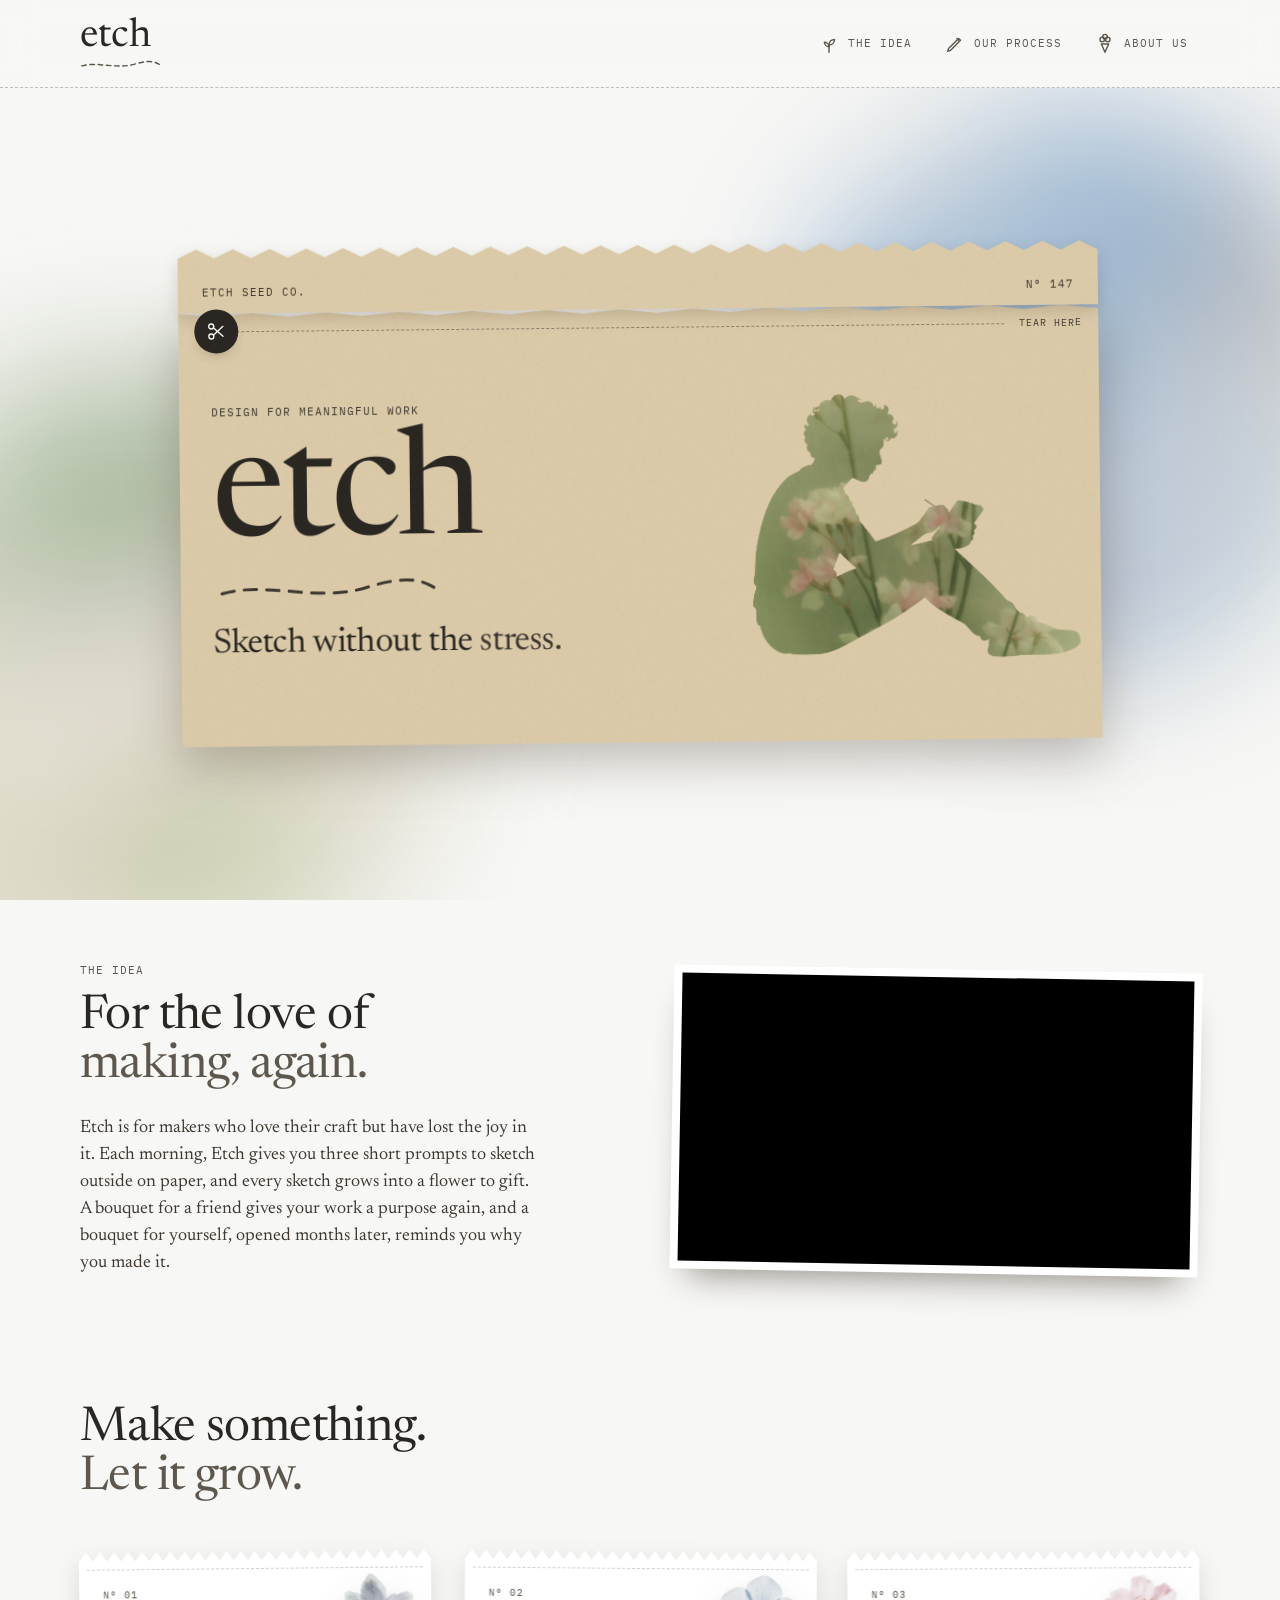
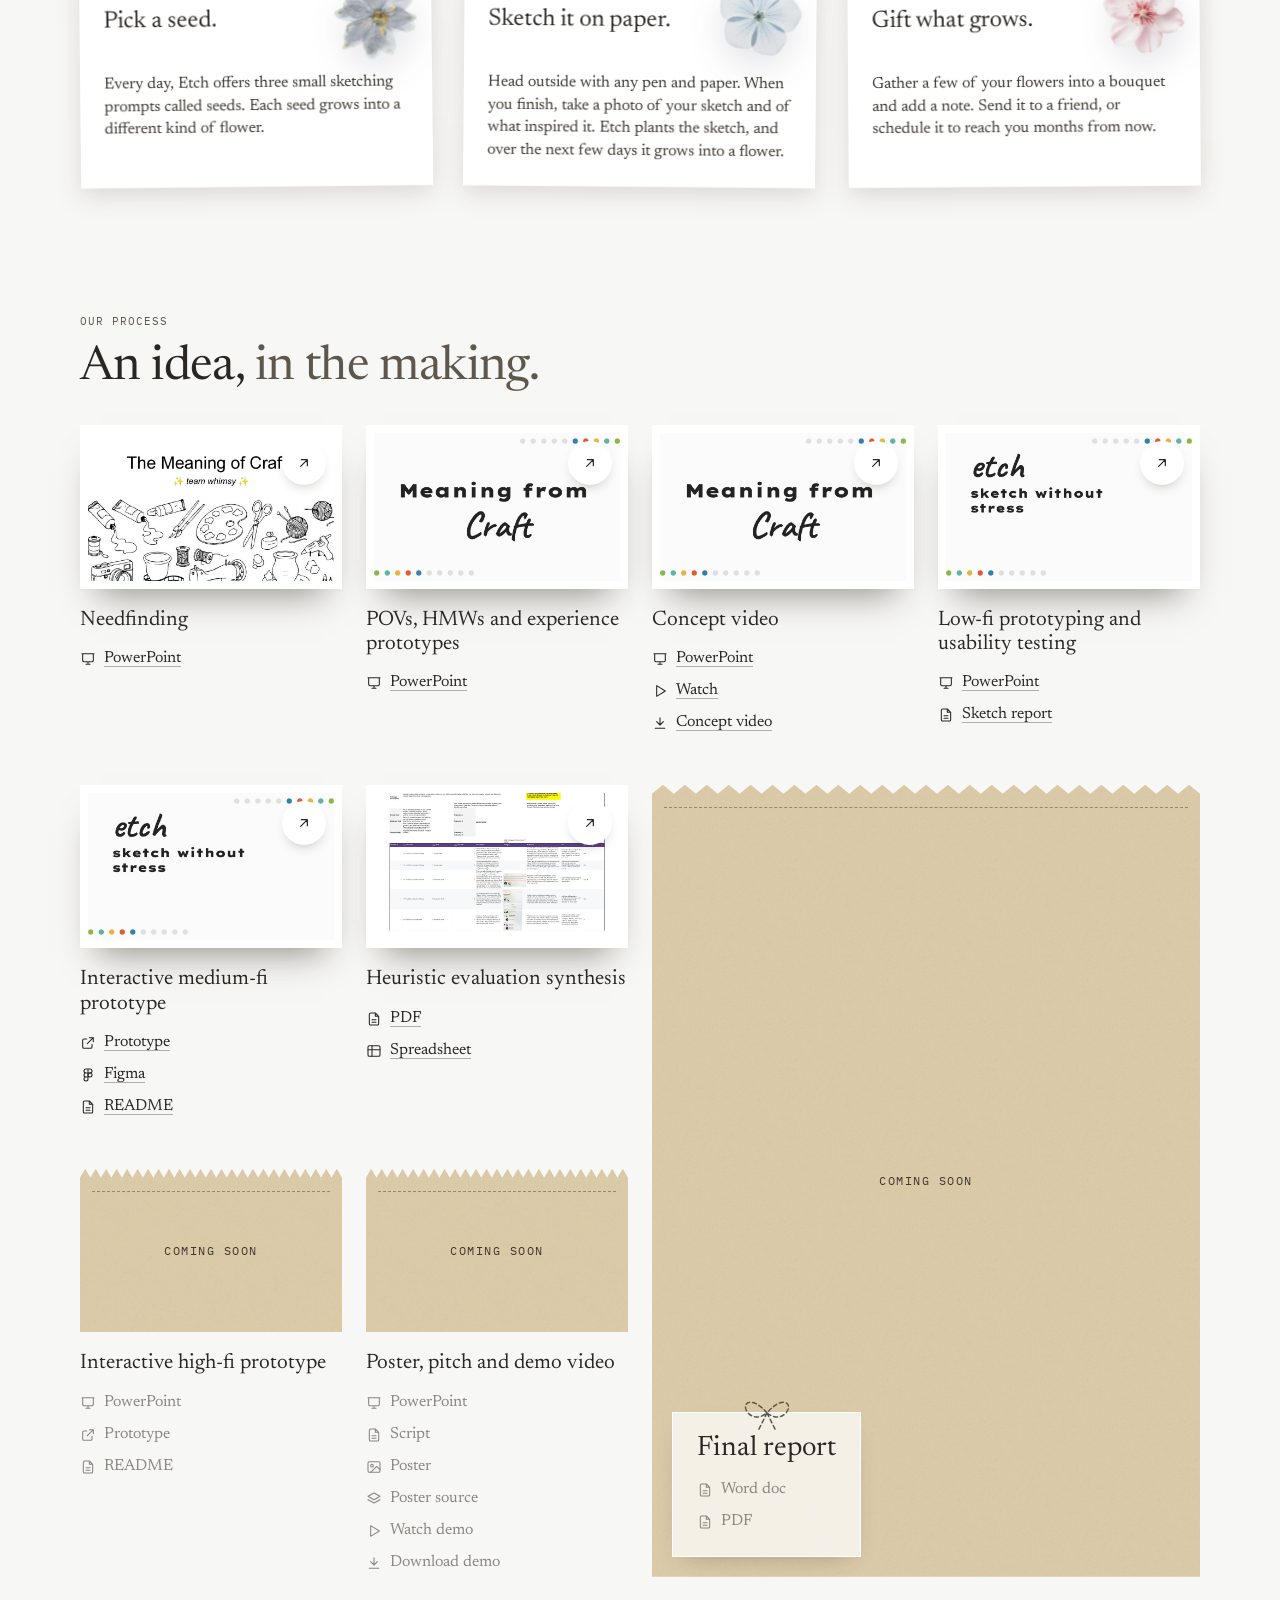
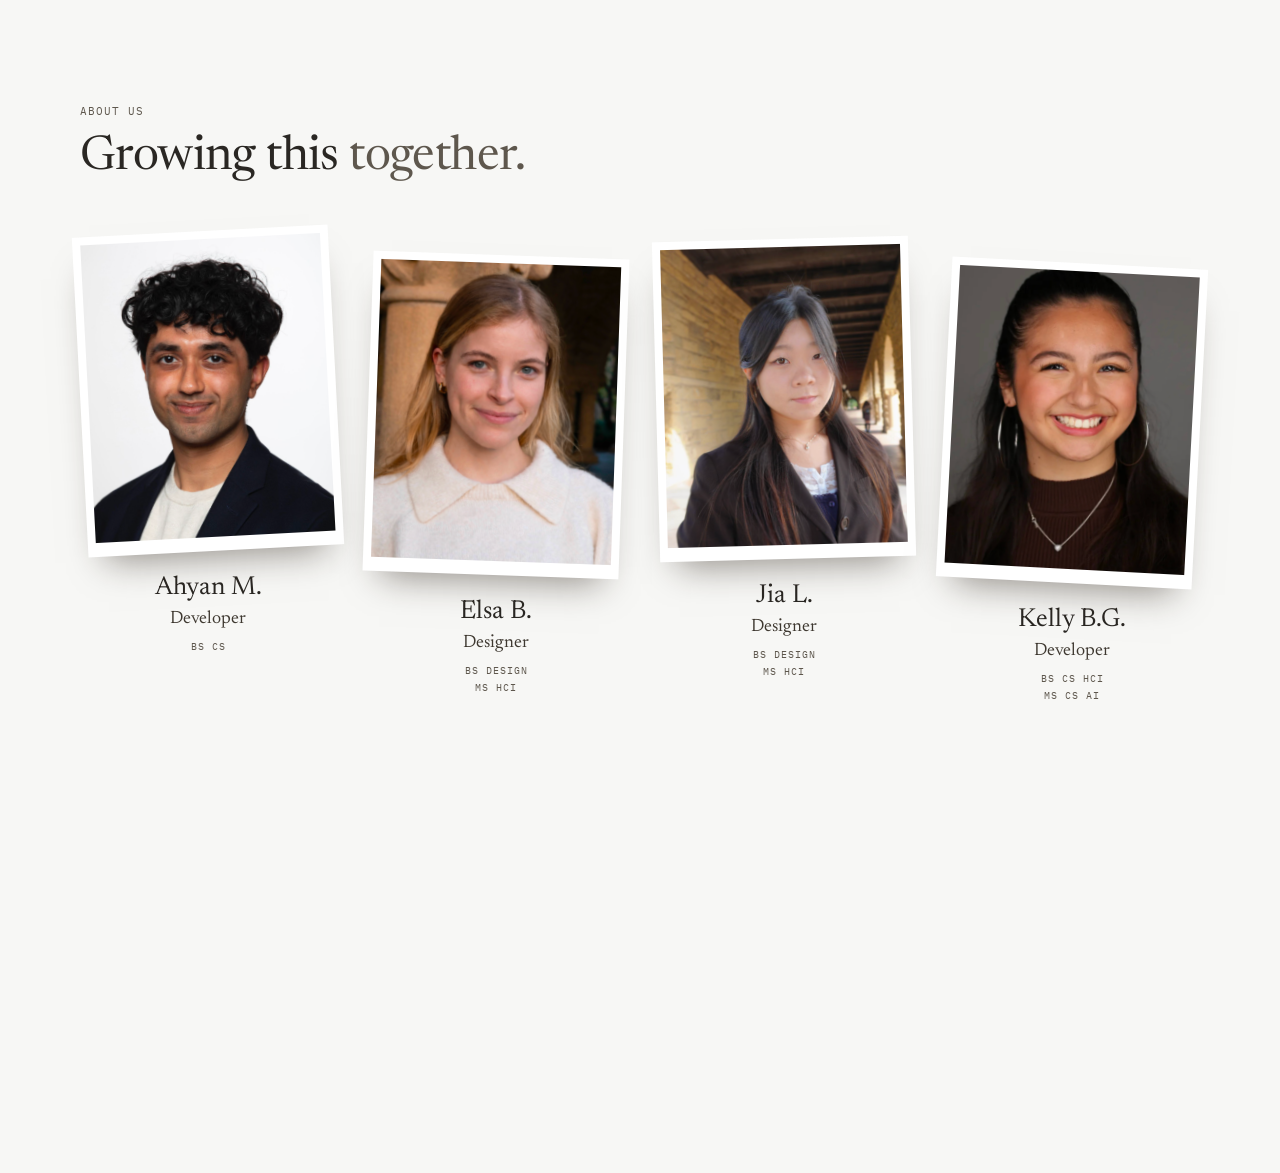
<file: index.html>
<!doctype html>
<html lang="en">
<head>
  <meta charset="utf-8">
  <meta name="viewport" content="width=device-width, initial-scale=1">
  <meta name="theme-color" content="#f7f7f5">
  <meta name="color-scheme" content="light">
  <meta name="description" content="Etch gives you three small sketching prompts every morning. Your sketches grow into flowers, and you give them as bouquets to a friend or to your future self.">
  <title>Etch · CS 147</title>
  <link rel="preconnect" href="https://fonts.googleapis.com">
  <link rel="preconnect" href="https://fonts.gstatic.com" crossorigin>
  <link rel="stylesheet" href="https://fonts.googleapis.com/css2?family=Newsreader:opsz,wght@6..72,400;6..72,500&family=IBM+Plex+Mono:wght@400&display=swap">
  <link rel="stylesheet" href="styles.css?v=hifi-8">
  <script src="script.js?v=hifi-8" defer></script>
</head>
<body>
  <a class="skip-link" href="#idea">Skip to content</a>
  <header class="site-header">
    <a class="brand" href="#home" aria-label="Etch, home">etch<svg aria-hidden="true" viewBox="0 0 92 12"><path d="M2 7 C 20 2, 40 11, 60 5 S 84 4, 90 7"/></svg></a>
    <nav class="tabs" aria-label="Main navigation">
      <a href="#idea"><svg aria-hidden="true" viewBox="0 0 24 24"><path d="M12 21v-8"/><path d="M12 13c0-4 3-6 6-6 0 4-3 6-6 6z"/><path d="M12 15c0-3-2.5-5-5-5 0 3 2.5 5 5 5z"/></svg>The idea</a>
      <a href="#project"><svg aria-hidden="true" viewBox="0 0 24 24"><path d="M4 20l3-1 11-11-2-2L5 17z"/><path d="M14 6l2 2"/></svg>Our process</a>
      <a href="#team"><svg aria-hidden="true" viewBox="0 0 24 24"><circle cx="9" cy="7" r="2.5"/><circle cx="15" cy="7" r="2.5"/><circle cx="12" cy="4" r="2.5"/><path d="M8 12l4 9 4-9z"/></svg>About us</a>
    </nav>
  </header>
  <main>
    <div class="glow" aria-hidden="true"><img src="assets/glow-warm.webp" alt=""><img src="assets/glow-cool.webp" alt=""></div>
    <section id="home" class="hero" aria-labelledby="hero-title">
      <div class="packet">
        <div class="packet-strip"><span class="eyebrow">Etch Seed Co.</span><span class="eyebrow">Nº 147</span></div>
        <div class="packet-tear"><button class="scissors" type="button" aria-label="Cut the seed packet open"><svg aria-hidden="true" viewBox="0 0 24 24"><circle cx="6" cy="6" r="3"/><circle cx="6" cy="18" r="3"/><path d="M8.5 7.5L20 18M8.5 16.5L20 6"/></svg></button><span class="packet-tear-label" aria-hidden="true">Tear here</span></div>
        <div class="packet-body">
          <div class="packet-main">
            <div class="packet-copy">
              <span class="eyebrow">Design for Meaningful Work</span>
              <h1 id="hero-title">etch<svg class="squiggle" aria-hidden="true" viewBox="0 0 92 12"><path d="M2 7 C 20 2, 40 11, 60 5 S 84 4, 90 7"/></svg><span class="hero-subtitle">Sketch without the <em>stress.</em></span></h1>
            </div>
            <div class="packet-art" role="img" aria-label="A person sketching, cut from a photo of the garden pond"></div>
          </div>
        </div>
      </div>
    </section>
    <section class="idea section-wrap" id="idea" aria-labelledby="idea-title">
      <div class="idea-grid">
        <div>
          <span class="eyebrow">The idea</span>
          <h2 id="idea-title">For the love of<br><em>making, again.</em></h2>
          <p>Etch is for makers who love their craft but have lost the joy in it. Each morning, Etch gives you three short prompts to sketch outside on paper, and every sketch grows into a flower to gift. A bouquet for a friend gives your work a purpose again, and a bouquet for yourself, opened months later, reminds you why you made it.</p>
        </div>
        <div class="idea-video-wrap">
          <iframe class="idea-video" src="https://www.youtube.com/embed/fZAmPD2v1Gg?rel=0" title="Etch concept video" loading="lazy" allow="encrypted-media; picture-in-picture; web-share" referrerpolicy="strict-origin-when-cross-origin" allowfullscreen></iframe>
        </div>
      </div>
    </section>
    <section class="concept section-wrap" aria-labelledby="concept-title">
      <div class="concept-heading"><h2 id="concept-title">Make something.<br><em>Let it grow.</em></h2></div>
      <div class="steps">
        <article><span class="seed-no">Nº 01</span><h3>Pick a seed.</h3><p>Every day, Etch offers three small sketching prompts called seeds. Each seed grows into a different kind of flower.</p><img class="seed-flower" src="assets/flowers/larkspur.webp" alt="" width="320" height="334"></article>
        <article><span class="seed-no">Nº 02</span><h3>Sketch it on paper.</h3><p>Head outside with any pen and paper. When you finish, take a photo of your sketch and of what inspired it. Etch plants the sketch, and over the next few days it grows into a flower.</p><img class="seed-flower" src="assets/flowers/geranium.webp" alt="" width="320" height="310"></article>
        <article><span class="seed-no">Nº 03</span><h3>Gift what grows.</h3><p>Gather a few of your flowers into a bouquet and add a note. Send it to a friend, or schedule it to reach you months from now.</p><img class="seed-flower" src="assets/flowers/cherry.webp" alt="" width="320" height="324"></article>
      </div>
    </section>
    <section class="project section-wrap" id="project" aria-labelledby="project-title"><div class="project-heading"><span class="eyebrow">Our process</span><h2 id="project-title">An idea, <em>in the making.</em></h2></div><div class="work" id="work-grid"></div></section>
    <section class="team section-wrap" id="team" aria-labelledby="team-title"><div class="team-heading"><span class="eyebrow">About us</span><h2 id="team-title">Growing this <em>together.</em></h2></div><div class="team-grid" id="team-grid"></div></section>
  </main>
  <dialog class="video-dialog" id="video-dialog" aria-label="Video">
    <form method="dialog"><button class="video-close" aria-label="Close"><svg aria-hidden="true" viewBox="0 0 24 24"><path d="M6 6l12 12M18 6L6 18"/></svg></button></form>
    <div class="video-frame"><iframe title="Video" allow="autoplay; fullscreen; picture-in-picture" referrerpolicy="strict-origin-when-cross-origin" allowfullscreen></iframe></div>
  </dialog>
  <footer class="packet-footer" aria-label="Pressed flowers on kraft paper">
    <span class="eyebrow">Etch Seed Co.</span>
    <div class="packet-flowers" aria-hidden="true">
      <img src="assets/flowers/sprig.webp" alt="" width="320" height="455" loading="lazy">
      <img src="assets/flowers/larkspur.webp" alt="" width="320" height="334" loading="lazy">
      <img src="assets/flowers/orchid.webp" alt="" width="320" height="259" loading="lazy">
      <img src="assets/flowers/geranium.webp" alt="" width="320" height="310" loading="lazy">
      <img src="assets/flowers/cherry.webp" alt="" width="320" height="324" loading="lazy">
      <img src="assets/flowers/lotus.webp" alt="" width="253" height="232" loading="lazy">
    </div>
  </footer>

</body>
</html>
</file>
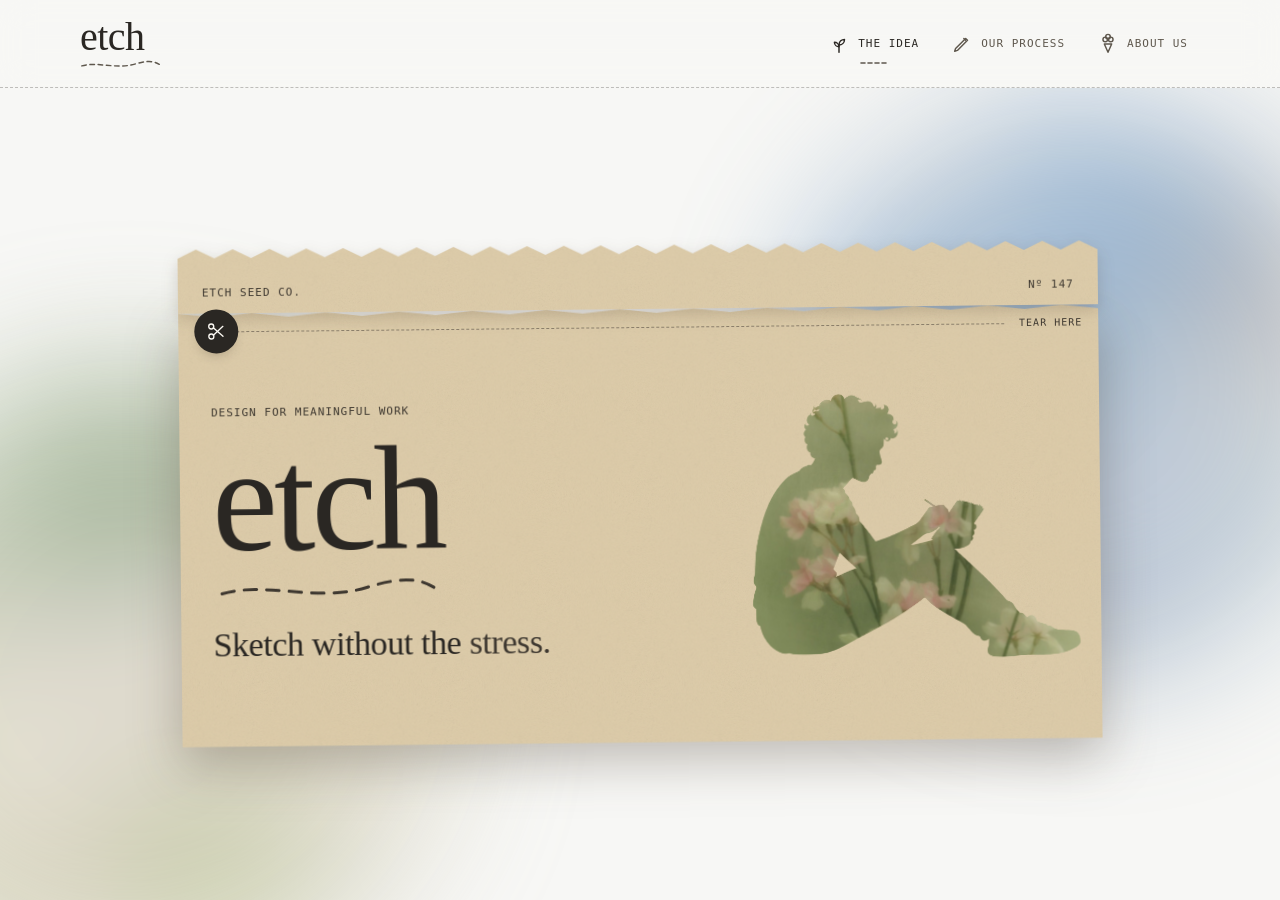
<file: stanford/index.html>
<!doctype html>
<html lang="en">
<head>
  <meta charset="utf-8">
  <meta name="viewport" content="width=device-width, initial-scale=1">
  <meta name="theme-color" content="#f4f4f2">
  <title>Etch · CS 147</title>
  <style>html,body{margin:0;height:100%;background:#f4f4f2}iframe{display:block;width:100%;height:100%;border:0}</style>
</head>
<body>
  <!-- Upload once to the Stanford class folder. It shows the GitHub Pages site, which redeploys on every push to main. -->
  <iframe src="https://elsa-bosemark.github.io/cs147/" title="Etch"></iframe>
  <noscript><p><a href="https://elsa-bosemark.github.io/cs147/">Open the Etch website</a></p></noscript>
</body>
</html>
</file>
<file: styles.css>
/* Etch design system tokens. Values come from the Etch hi-fi design system (A8 Prototype Figma file, Design System page). */
:root{
/* Color: one ink for text, actions and strong lines; transparent ink for every divider and ring. */
--paper:#f7f7f5;--card:#fff;
--sunken:#edebe6;--kraft:#dccba9;
--ink:#2a2723;--ink-body:#3e3830;--ink-muted:#5e574d;--on-ink:#fbf8f2;--danger:#b23a32;
--line-hairline:rgba(42,39,35,.08);--line-divider:rgba(42,39,35,.1);--line-subtle:rgba(42,39,35,.12);--line-perforation:rgba(42,39,35,.22);--line-dashed:rgba(42,39,35,.28);--line-link:rgba(42,39,35,.35);
--scrim:rgba(42,39,35,.42);--glass-bar:rgba(247,247,245,.66);--glass-card:rgba(255,255,255,.72);
/* Type: Newsreader is the voice, IBM Plex Mono is the label. Regular weight only, no italics. */
--font-serif:'Newsreader',Georgia,'Times New Roman',serif;--font-mono:'IBM Plex Mono',ui-monospace,'SF Mono',Menlo,monospace;
--space-1:4px;--space-2:8px;--space-3:12px;--space-4:16px;--space-5:20px;--space-6:24px;--space-8:32px;--space-12:48px;--space-16:64px;
--radius-md:14px;--radius-xl:22px;--radius-sheet:34px;--radius-pill:999px;
/* Shadows are warm and soft, with a negative spread so cards lift off the paper without a grey halo. */
--shadow-seed:drop-shadow(0 8px 12px rgba(60,45,30,.14));
--shadow-photo:0 22px 34px -18px rgba(40,30,20,.5);
--shadow-lift:0 30px 44px -20px rgba(40,30,20,.55);
--shadow-icon:0 6px 14px -8px rgba(40,30,20,.45);
--shadow-present:0 10px 24px -14px rgba(60,45,30,.4);
--shadow-flower:drop-shadow(0 14px 16px rgba(60,60,80,.12));
--ease:cubic-bezier(.2,.8,.2,1);
/* Paper edges: the crimped top of a seed packet (50 teeth, 9px) and the torn top of a note (25 teeth, 4px). */
--crimp:polygon(0% 9px,2% 0px,4% 9px,6% 0px,8% 9px,10% 0px,12% 9px,14% 0px,16% 9px,18% 0px,20% 9px,22% 0px,24% 9px,26% 0px,28% 9px,30% 0px,32% 9px,34% 0px,36% 9px,38% 0px,40% 9px,42% 0px,44% 9px,46% 0px,48% 9px,50% 0px,52% 9px,54% 0px,56% 9px,58% 0px,60% 9px,62% 0px,64% 9px,66% 0px,68% 9px,70% 0px,72% 9px,74% 0px,76% 9px,78% 0px,80% 9px,82% 0px,84% 9px,86% 0px,88% 9px,90% 0px,92% 9px,94% 0px,96% 9px,98% 0px,100% 9px,100% 100%,0 100%);
--note-edge:polygon(0% 2px,4% 6px,8% 2px,12% 6px,16% 2px,20% 6px,24% 2px,28% 6px,32% 2px,36% 6px,40% 2px,44% 6px,48% 2px,52% 6px,56% 2px,60% 6px,64% 2px,68% 6px,72% 2px,76% 6px,80% 2px,84% 6px,88% 2px,92% 6px,96% 2px,100% 6px,100% 100%,0 100%);
--gutter:max(24px,env(safe-area-inset-left),env(safe-area-inset-right));
--content-inset:max(var(--gutter),calc((100% - 1120px) / 2));
--section-space:var(--space-16);
--header-height:88px;
--footer-reveal-height:clamp(260px,45vh,520px);
color-scheme:light}

*{box-sizing:border-box}
/* The page is a sheet of paper, so it does not stretch past its edges when you pull it with a trackpad. */
html{scroll-behavior:smooth;scroll-padding-top:var(--header-height);-webkit-text-size-adjust:100%;background:var(--paper);overscroll-behavior:none}
body{overscroll-behavior:none}
body{margin:0;background:var(--paper);color:var(--ink);font:400 16px/1.42 var(--font-serif);-webkit-font-smoothing:antialiased}
a{color:inherit}
h1,h2,h3,p,figure{margin:0}
h1,h2,h3{font-weight:400}
/* Display/Hero. The second line of a heading is the muted ink, not a second typeface. */
h2{font-size:48px;line-height:1.02;letter-spacing:-.6px}
h1 em,h2 em{font-style:normal;color:var(--ink-muted)}
/* Title/Seed */
h3{font-size:24px;line-height:1.1}
p+p{margin-top:var(--space-3)}
:where(a,summary,button):focus-visible{outline:2px solid var(--ink);outline-offset:3px}
/* Mono/Eyebrow */
.eyebrow{display:block;margin-bottom:var(--space-4);font:400 11px/1.2 var(--font-mono);letter-spacing:1px;text-transform:uppercase;color:var(--ink-muted)}
/* Button/Primary */
.skip-link{position:fixed;left:var(--gutter);top:-100px;z-index:30;display:flex;align-items:center;height:50px;padding:0 var(--space-5);border-radius:var(--radius-pill);background:var(--ink);color:var(--on-ink);font:400 12px/1 var(--font-mono);letter-spacing:1px;text-transform:uppercase;text-decoration:none}
.skip-link:focus{top:var(--space-4)}

/* Header: the app's frosted tab bar, turned on its side. Frosted paper with a dashed edge, the wordmark at the left. */
.site-header{position:sticky;top:0;z-index:20;display:flex;align-items:center;justify-content:space-between;gap:var(--space-4);min-height:var(--header-height);padding:0 var(--content-inset);background:var(--glass-bar);-webkit-backdrop-filter:blur(16px);backdrop-filter:blur(16px);border-bottom:1.5px dashed var(--line-dashed)}
/* Display/Wordmark with the dashed squiggle underline. */
.brand{display:flex;flex-direction:column;font:400 40px/1 var(--font-serif);letter-spacing:-.5px;color:var(--ink);text-decoration:none}
.brand svg,.squiggle{display:block;width:84px;height:12px;margin-top:2px;fill:none;stroke:var(--ink-muted);stroke-width:1.6;stroke-linecap:round;stroke-dasharray:5 4}
.brand:hover{color:var(--ink)}
/* Tabs: icon and mono label; the tab you are in is ink with a dashed marker under it. */
.tabs{display:flex;gap:var(--space-2)}
.tabs a{position:relative;display:flex;align-items:center;gap:var(--space-2);min-height:44px;padding:0 var(--space-3);font:400 11px/1 var(--font-mono);letter-spacing:1px;text-transform:uppercase;color:var(--ink-muted);text-decoration:none;white-space:nowrap;transition:color .3s var(--ease)}
.tabs a:hover,.tabs a[aria-current]{color:var(--ink)}
.tabs svg{flex:none;width:22px;height:22px;fill:none;stroke:currentColor;stroke-width:1.6;stroke-linecap:round;stroke-linejoin:round}
.tabs a::after{content:'';position:absolute;left:50%;bottom:0;width:30px;height:6px;margin-left:-15px;background:url("data:image/svg+xml,%3Csvg xmlns='http://www.w3.org/2000/svg' viewBox='0 0 30 6'%3E%3Cpath d='M2 3h26' stroke='%235E574D' stroke-width='1.6' stroke-linecap='round' stroke-dasharray='4 3'/%3E%3C/svg%3E") center/30px 6px no-repeat;opacity:0;transform:scaleX(.4);transition:opacity .3s var(--ease),transform .3s var(--ease)}
.tabs a[aria-current]::after{opacity:1;transform:none}

/* Main is one sheet of paper with two blurred photos glowing through it, like every paper screen in the app.
   The glow is fixed to the window; the sheet's clip keeps it inside the paper. */
main{position:relative;z-index:1;background:var(--paper);clip-path:polygon(0 0,100% 0,100% calc(100% - 8px),97.5% 100%,95% calc(100% - 8px),92.5% 100%,90% calc(100% - 8px),87.5% 100%,85% calc(100% - 8px),82.5% 100%,80% calc(100% - 8px),77.5% 100%,75% calc(100% - 8px),72.5% 100%,70% calc(100% - 8px),67.5% 100%,65% calc(100% - 8px),62.5% 100%,60% calc(100% - 8px),57.5% 100%,55% calc(100% - 8px),52.5% 100%,50% calc(100% - 8px),47.5% 100%,45% calc(100% - 8px),42.5% 100%,40% calc(100% - 8px),37.5% 100%,35% calc(100% - 8px),32.5% 100%,30% calc(100% - 8px),27.5% 100%,25% calc(100% - 8px),22.5% 100%,20% calc(100% - 8px),17.5% 100%,15% calc(100% - 8px),12.5% 100%,10% calc(100% - 8px),7.5% 100%,5% calc(100% - 8px),2.5% 100%,0 calc(100% - 8px))}
main>section{position:relative;z-index:1}
.glow{position:fixed;inset:0;z-index:0;pointer-events:none;overflow:hidden}
.glow img{position:absolute;border-radius:50%;object-fit:cover;filter:blur(70px) saturate(1.15)}
.glow img:first-child{right:-6vw;top:12vh;width:min(46vw,560px);aspect-ratio:1;opacity:.5}
.glow img:last-child{left:-14vw;bottom:-10vh;width:min(52vw,620px);aspect-ratio:1;opacity:.55}

/* Hero: you arrive at today's seed packet, the same kraft packet as the app's Home screen.
   Scrolling tears the strip off along the dashed line, and the packet falls open to show the site.
   --tear (0 to 1) moves the strip; --open (0 to 1) drops the body. script.js sets both from the scroll position. */
.hero{position:relative;isolation:isolate;display:flex;align-items:center;justify-content:center;min-height:620px;height:calc(100svh - var(--header-height));max-height:960px;padding:var(--space-12) var(--gutter)}
.packet{--seam-top:82px;--seam-inset:var(--space-4);position:relative;width:min(920px,100%);transform:rotate(-.6deg)}
.packet-strip,.packet-body{position:relative;isolation:isolate}
.packet-strip::before,.packet-body::before{content:'';position:absolute;inset:0;z-index:-1;background:var(--kraft) url('assets/kraft.webp') 0 0/200px}
.packet-strip,.packet-body{color:var(--ink)}
.packet .eyebrow{margin:0;color:var(--ink-body)}
/* The strip: a crimped top, torn off toward the top right. */
.packet-strip{z-index:2;display:flex;justify-content:space-between;align-items:flex-end;height:64px;padding:0 var(--space-6) 14px;filter:drop-shadow(0 6px 8px rgba(60,45,30,.18));transform-origin:0 100%;
transform:translate(calc(var(--tear,0) * 170px),calc(var(--tear,0) * -190px - var(--cut,0) * 10px)) rotate(calc(var(--tear,0) * 26deg));opacity:calc(1 - var(--tear,0))}
.packet-strip::before{clip-path:var(--crimp)}
/* When the scissors finish the cut, the strip flies off on its own instead of with the scroll. */
.packet.is-torn .packet-strip{transition:transform .8s var(--ease),opacity .6s var(--ease)}
/* The body: its top is the torn line under the strip. */
.packet-body{margin-top:-2px;padding:var(--space-5) var(--space-8) var(--space-8);filter:drop-shadow(0 18px 26px rgba(60,45,30,.3));
transform:translateY(calc(var(--open,0) * 90px)) scale(calc(1 - var(--open,0) * .05));opacity:calc(1 - var(--open,0) * .85)}
.packet-body::before{clip-path:var(--note-edge)}
/* The seam the strip tears along, with the scissors on it. --cut (0 to 1) is how far the scissors have gone:
   the dashes behind them are cut away and the strip lifts a little. */
/* The seam sits on the packet itself, above both the strip and the body, so nothing covers the scissors. */
.packet-tear{position:absolute;z-index:4;left:var(--seam-inset);right:var(--seam-inset);top:var(--seam-top);height:0;opacity:calc(1 - var(--tear,0))}
/* The scissors travel inside the seam, so the track is the seam minus one scissors width. */
.packet-tear::before{content:'';position:absolute;left:calc(var(--cut,0) * (100% - 44px) + 22px);right:78px;top:0;border-top:1.5px dashed rgba(62,56,48,.5)}
/* "Tear here" at the end of the line, as on the app's packet. It fades as the scissors reach it. */
.packet-tear-label{position:absolute;right:0;top:-5px;font:400 10px/1 var(--font-mono);letter-spacing:1px;text-transform:uppercase;color:var(--ink-body);white-space:nowrap;opacity:calc(1 - max(0, var(--cut,0) - .6) * 2.5)}
/* Icon button with the scissors: ink, so it reads as the one thing to press. Drag it along the line, or tap it. */
.scissors{position:absolute;top:-22px;left:calc(var(--cut,0) * (100% - 44px));display:grid;place-items:center;width:44px;height:44px;padding:0;border:0;border-radius:50%;background:var(--ink);color:var(--on-ink);box-shadow:var(--shadow-icon);cursor:grab;touch-action:none;animation:nudge-intro 1.5s var(--ease) .4s 4,nudge 3.2s var(--ease) 6.4s infinite;transition:transform .3s var(--ease)}
.scissors:hover{transform:scale(1.08)}
.scissors:active{cursor:grabbing}
.scissors svg{width:20px;height:20px;fill:none;stroke:currentColor;stroke-width:1.6;stroke-linecap:round}
/* A soft ring pulses out and the scissors nudge along the line: four quick times as soon as the page opens, then once every few seconds, until someone touches them. */
.scissors::after{content:'';position:absolute;inset:0;border-radius:50%;border:1.5px solid var(--ink);opacity:0;animation:pulse-intro 1.5s ease-out .4s 4,pulse 3.2s ease-out 6.4s infinite}
.packet.is-cutting .scissors,.packet.is-cutting .scissors::after{animation:none}
@keyframes nudge-intro{0%,100%{translate:0}35%{translate:22px}65%{translate:6px}}
@keyframes pulse-intro{0%{transform:scale(1);opacity:.55}100%{transform:scale(2);opacity:0}}
@keyframes nudge{0%,62%,100%{translate:0}72%{translate:18px}82%{translate:4px}90%{translate:10px}}
@keyframes pulse{0%,55%{transform:scale(1);opacity:0}60%{opacity:.5}100%{transform:scale(1.9);opacity:0}}
.packet-main{display:grid;grid-template-columns:58% 42%;align-items:center;gap:var(--space-6);margin-top:var(--space-6)}
/* The packet picture: the garden photo printed in the shape of a person sketching. */
.packet-art{width:100%;aspect-ratio:1;background:url('assets/hero-blossom.jpg') 50% 40%/cover;-webkit-mask:url('assets/drawing-silhouette.png') center/contain no-repeat;mask:url('assets/drawing-silhouette.png') center/contain no-repeat}
.packet-copy .eyebrow{margin-bottom:var(--space-3)}
/* Display/Wordmark XL, at packet size. */
h1{font-size:clamp(88px,12vw,148px);line-height:.92;letter-spacing:-.025em}
h1 .squiggle{width:clamp(150px,20vw,230px);height:auto;aspect-ratio:92/12;margin:var(--space-2) 0 0 4px;stroke:var(--ink-body);stroke-width:1.2}
.hero-subtitle{display:block;margin-top:var(--space-5);font-size:34px;line-height:1.1;letter-spacing:-.4px}
.hero-subtitle em{color:var(--ink-body)}

.section-wrap{padding:var(--section-space) var(--content-inset)}

/* Introduction: reading text beside our concept video, which sits in a white print frame. */
.idea-grid{display:grid;grid-template-columns:1fr 1fr;gap:var(--space-16);align-items:center}
.idea h2{margin-bottom:var(--space-6)}
.idea p{max-width:460px;font-size:18px;line-height:1.5;color:var(--ink-body)}
.idea-video-wrap{padding:8px;background:var(--card);box-shadow:var(--shadow-photo);transform:rotate(1deg)}
.idea-video{display:block;width:100%;aspect-ratio:16/9;border:0;background:#000}

/* Concept: three seed cards, numbered like seed packets, each with the pressed flower it grows into. */
.steps{display:grid;grid-template-columns:repeat(3,1fr);gap:var(--space-8);margin-top:var(--space-12)}
.steps article{position:relative;isolation:isolate;display:flex;flex-direction:column;padding:38px var(--space-6) var(--space-6);filter:var(--shadow-seed)}
.steps article:nth-child(1){transform:rotate(-.6deg)}
.steps article:nth-child(2){transform:rotate(.5deg)}
.steps article:nth-child(3){transform:rotate(-.4deg)}
.steps article::before{content:'';position:absolute;inset:0;z-index:-1;background:var(--card);clip-path:var(--crimp)}
.steps article::after{content:'';position:absolute;left:var(--space-2);right:var(--space-2);top:17px;border-top:1.5px dashed var(--line-perforation)}
/* Mono/Tag */
.seed-no{font:400 10px/1 var(--font-mono);letter-spacing:1px;text-transform:uppercase;color:var(--ink-muted)}
/* Two title lines are kept free so the flower never sits on the text. */
.steps h3{min-height:2.2em;margin:var(--space-2) 92px var(--space-3) 0}
.steps p{font-size:16px;color:var(--ink-body)}
.seed-flower{position:absolute;top:22px;right:14px;width:84px;height:auto;filter:var(--shadow-flower);transform:rotate(-8deg);transition:transform .6s var(--ease)}
.steps article:nth-child(2) .seed-flower{transform:rotate(6deg)}
.steps article:hover .seed-flower{transform:rotate(0) translateY(-6px) scale(1.06)}

/* Our work: equal prints in the order we made them, closing with a bento of four prints beside the featured piece. */
.project-heading{margin-bottom:var(--space-8)}
.work{--work-gap:var(--space-6);--work-columns:4;display:flex;flex-wrap:wrap;gap:var(--space-12) var(--work-gap)}
.work-card{flex:0 0 calc((100% - (var(--work-columns) - 1) * var(--work-gap)) / var(--work-columns));min-width:0;display:flex;flex-direction:column}
.work-cover{display:block;position:relative;aspect-ratio:16/10;overflow:hidden}
.work-cover img{display:block;width:100%;height:100%;object-fit:cover}
/* Finished covers are prints: an 8px white frame and a warm shadow. They lift when you point at them. */
a.work-cover{padding:8px;background:var(--card);box-shadow:var(--shadow-photo);transition:transform .45s var(--ease),box-shadow .45s var(--ease)}
a.work-cover:hover{transform:translateY(-6px) rotate(-.6deg);box-shadow:var(--shadow-lift)}
/* Icon button, White: the corner button says the cover opens the PDF. It fills with ink on hover. */
.work-open{position:absolute;top:var(--space-4);right:var(--space-4);display:grid;place-items:center;width:44px;height:44px;border-radius:50%;background:var(--card);color:var(--ink);box-shadow:var(--shadow-icon);transition:background-color .3s var(--ease),color .3s var(--ease)}
a.work-cover:hover .work-open{background:var(--ink);color:var(--on-ink)}
.work-open svg{width:16px;height:16px;fill:none;stroke:currentColor;stroke-width:1.8;stroke-linecap:round;stroke-linejoin:round;transition:transform .4s var(--ease)}
a.work-cover:hover .work-open svg{transform:translate(2px,-2px)}
/* Work we haven't made yet is a sealed kraft seed packet: crimped top, a tear line, and a mono label. */
div.work-cover{background:var(--kraft) url('assets/kraft.webp') 0 0/200px;clip-path:var(--crimp)}
div.work-cover::before{content:'';position:absolute;left:var(--space-3);right:var(--space-3);top:22px;border-top:1.5px dashed rgba(62,56,48,.45)}
.work-soon{position:absolute;inset:0;display:flex;align-items:center;justify-content:center;white-space:pre;font:400 12px/1 var(--font-mono);letter-spacing:1.5px;text-transform:uppercase;color:var(--ink-body)}
.work-soon span{display:inline-block}
.work-card.is-pending:hover .work-soon span{animation:hop .6s var(--ease) both;animation-delay:calc(var(--i) * 35ms)}
@keyframes hop{40%{transform:translateY(-9px) rotate(-6deg)}70%{transform:translateY(2px)}}
.work-body{flex:1;display:flex;flex-direction:column}
/* Title/Row */
.work-body h3{margin:var(--space-5) 0 var(--space-3);font-size:21px;line-height:1.15}
/* Text links, one row per file. Ready files are ink with a soft underline; files still to come are muted. */
.work-files{display:flex;flex-direction:column;align-items:flex-start;gap:4px}
.work-file{display:inline-flex;align-items:center;gap:var(--space-2);min-height:28px;padding:0;border:0;background:none;font:400 16px/1.2 var(--font-serif);color:var(--ink);text-decoration:none;cursor:pointer}
.work-file svg{flex:none;width:16px;height:16px;fill:none;stroke:currentColor;stroke-width:1.6;stroke-linecap:round;stroke-linejoin:round;transition:transform .3s var(--ease)}
.work-file span{text-decoration:underline 1px var(--line-link);text-underline-offset:4px;transition:text-decoration-color .3s var(--ease)}
.work-file:hover span{text-decoration-color:currentColor}
.work-file:hover svg{transform:translateX(2px)}
.work-file.is-pending{color:var(--ink-muted);opacity:.7;cursor:default}
.work-file.is-pending span{text-decoration:none}
.work-file.is-pending:hover svg{transform:none}
/* Two columns of prints on the left match the four-column row above; the featured piece fills the right half. */
.work-bento{flex:0 0 100%;display:flex;gap:var(--work-gap)}
.work-side{--work-columns:2;flex:1 1 0;min-width:0;display:flex;flex-wrap:wrap;gap:var(--space-12) var(--work-gap)}
.work-featured{flex:1 1 0;position:relative}
.work-featured .work-cover{flex:1;aspect-ratio:auto;min-height:320px}
/* The featured title sits on a present card: frosted white, a white edge and a dashed bow on top. */
.work-featured .work-body{position:absolute;left:var(--space-5);bottom:var(--space-5);max-width:min(440px,calc(100% - 2 * var(--space-5)));padding:var(--space-5) var(--space-6);background:var(--glass-card);border:1px solid #fff;box-shadow:var(--shadow-present);-webkit-backdrop-filter:blur(4px);backdrop-filter:blur(4px)}
.work-featured .work-body::before{content:'';position:absolute;left:50%;top:-20px;width:58px;height:40px;margin-left:-29px;background:url("data:image/svg+xml,%3Csvg xmlns='http://www.w3.org/2000/svg' viewBox='0 0 58 40'%3E%3Cpath d='M29 20 C 14 2, 2 10, 10 20 C 18 28, 26 22, 29 20 C 32 22, 40 28, 48 20 C 56 10, 44 2, 29 20 Z M29 20 L 20 38 M29 20 L 38 38' fill='none' stroke='%235E574D' stroke-width='1.5' stroke-linecap='round' stroke-dasharray='4 3'/%3E%3C/svg%3E") center/contain no-repeat}
/* Title/Bouquet */
.work-featured .work-body h3{margin-top:0;font-size:28px;line-height:1.1}

/* Videos open in a sheet of paper with a torn top edge, over the ink scrim. */
.video-dialog{width:min(960px,calc(100% - 2 * var(--gutter)));max-width:none;padding:var(--space-4) var(--space-4) var(--space-4);border:0;background:var(--card);color:var(--ink);clip-path:var(--note-edge);overflow:hidden}
.video-dialog[open]{animation:unfold .6s var(--ease) both}
.video-dialog::backdrop{background:var(--scrim)}
.video-dialog form{display:flex;justify-content:flex-end;padding:var(--space-2) 0 var(--space-3)}
/* Icon button, Close */
.video-close{display:grid;place-items:center;width:44px;height:44px;padding:0;border:0;border-radius:50%;background:var(--card);color:var(--ink);box-shadow:0 2px 8px -4px rgba(0,0,0,.3);cursor:pointer}
.video-close svg{width:18px;height:18px;fill:none;stroke:currentColor;stroke-width:1.8;stroke-linecap:round}
.video-frame{aspect-ratio:16/9;background:#000}
.video-frame iframe{display:block;width:100%;height:100%;border:0}
@keyframes unfold{from{opacity:0;transform:translateY(24px) rotate(3deg) scale(.92)}}

/* Team portraits are prints: white frames with small tilts, never a tidy grid. */
.team-heading{margin-bottom:var(--space-12)}
.team-grid{display:grid;grid-template-columns:repeat(4,1fr);gap:var(--space-8)}
.team-card:nth-child(1){--tilt:-3deg}
.team-card:nth-child(2){--tilt:2deg;margin-top:var(--space-6)}
.team-card:nth-child(3){--tilt:-1.5deg;margin-top:var(--space-2)}
.team-card:nth-child(4){--tilt:3deg;margin-top:var(--space-8)}
.portrait{position:relative;aspect-ratio:4/5;padding:8px 8px 14px;background:var(--card);box-shadow:var(--shadow-photo);transform:perspective(900px) translateY(var(--lift,0px)) rotate(var(--tilt,0deg)) rotateX(var(--rx,0deg)) rotateY(var(--ry,0deg)) scale(var(--grow,1));transition:transform .6s var(--ease),box-shadow .6s var(--ease)}
/* Pointing at a print straightens it and lifts it toward you. It tips after the pointer, with a glint of light where the pointer is. */
.portrait::after{content:'';position:absolute;inset:0;background:radial-gradient(circle at var(--gx,50%) var(--gy,50%),rgba(255,255,255,.5),transparent 60%);mix-blend-mode:soft-light;opacity:0;pointer-events:none;transition:opacity .4s var(--ease)}
@media(hover:hover){
.team-card .portrait:hover{--tilt:0deg;--lift:-10px;--grow:1.04;box-shadow:var(--shadow-lift);transition:transform .2s ease-out,box-shadow .6s var(--ease)}
.portrait:hover::after{opacity:1}}
.portrait img{display:block;object-position:center 35%}
.portrait svg{display:block;width:100%;height:100%;background:var(--sunken);fill:none;stroke:var(--ink);stroke-width:1.3}
.portrait>span{position:absolute;left:0;right:0;bottom:26px;text-align:center;font:400 10px/1.35 var(--font-mono);letter-spacing:1px;text-transform:uppercase;color:var(--ink-muted)}
/* Title/Seed, then Mono/Eyebrow. */
.team-card h3{margin-top:var(--space-6);text-align:center;font-size:26px;line-height:1}
.team-card p{margin-top:var(--space-2);font:400 10px/1.7 var(--font-mono);letter-spacing:1px;text-transform:uppercase;color:var(--ink-muted);white-space:pre-line;text-align:center}
/* The role sits between the name and the degrees, in the serif at body color. */
.team-card .role{margin-top:var(--space-2);font:400 18px/1.2 var(--font-serif);letter-spacing:0;text-transform:none;color:var(--ink-body)}

/* The page is one sheet that ends in a torn edge. Under it is the kraft of a seed packet, with the flowers the sketches grew into. */
body{isolation:isolate;padding-bottom:var(--footer-reveal-height)}
/* It reaches 24px up under the page so the kraft also fills the gaps between the torn teeth. */
.packet-footer{position:fixed;inset:auto 0 0;z-index:-1;display:flex;flex-direction:column;justify-content:center;height:calc(var(--footer-reveal-height) + 24px);padding:calc(var(--space-8) + 24px) var(--content-inset) var(--space-8);background:var(--kraft) url('assets/kraft.webp') 0 0/200px;overflow:hidden}
.packet-footer .eyebrow{color:var(--ink-body)}
.packet-flowers{display:flex;align-items:center;justify-content:center;gap:clamp(4px,2vw,28px)}
.packet-flowers img{flex:0 1 auto;width:clamp(64px,13vw,170px);min-width:0;height:auto;filter:var(--shadow-flower);animation:bob 7s ease-in-out infinite}
.packet-flowers img:nth-child(1){--r:-14deg;animation-delay:0s}
.packet-flowers img:nth-child(2){--r:8deg;animation-delay:-1.3s}
.packet-flowers img:nth-child(3){--r:-6deg;animation-delay:-2.6s}
.packet-flowers img:nth-child(4){--r:10deg;animation-delay:-3.9s}
.packet-flowers img:nth-child(5){--r:-10deg;animation-delay:-5.2s}
.packet-flowers img:nth-child(6){--r:14deg;animation-delay:-6.5s}
/* The flowers drift up and down like the bouquet in the app. */
@keyframes bob{0%,100%{transform:rotate(var(--r,0deg)) translateY(0)}50%{transform:rotate(var(--r,0deg)) translateY(-7px)}}

@media(max-width:900px){
.packet{--seam-inset:var(--space-2)}
.packet-body{padding:var(--space-5) var(--space-6) var(--space-6)}
.hero-subtitle{font-size:28px}
.idea-grid{gap:var(--space-8)}
.steps{gap:var(--space-6)}
.steps h3{margin-right:72px}
.seed-flower{width:68px}
.team-grid{grid-template-columns:repeat(2,1fr);gap:var(--space-12) var(--space-8)}
.team-card:nth-child(n){margin-top:0}
.team-card:nth-child(even){margin-top:var(--space-6)}
.work{--work-columns:2}
.work-bento{flex-direction:column;row-gap:var(--space-12)}
.work-featured{flex:none}
.work-featured .work-cover{flex:none;aspect-ratio:4/3;min-height:0}
/* The present card covers the lower part of the shorter featured cover, so its note centers in the space above it. */
.work-featured .work-soon{bottom:40%}}

@media(max-width:640px){
:root{--section-space:var(--space-12);--header-height:76px;--gutter:max(16px,env(safe-area-inset-left),env(safe-area-inset-right))}
h2{font-size:38px}
h3{font-size:22px}
/* Phones drop the tab icons, so the tabs fit beside the wordmark. */
.tabs{gap:0}
.tabs a{padding:0 var(--space-2);font-size:10px}
.tabs svg{display:none}
.brand{font-size:32px}
.brand svg{width:66px;height:10px}
.hero{min-height:0;max-height:none;padding:var(--space-8) var(--gutter)}
.packet-strip{height:52px;padding:0 var(--space-5) 12px}
.packet{--seam-top:66px;--seam-inset:var(--space-3)}
.packet-body{padding:var(--space-4) var(--space-5) var(--space-6)}
.packet-main{grid-template-columns:1fr;gap:0;margin-top:var(--space-4)}
.packet-art{order:-1;width:auto;height:200px;aspect-ratio:auto}
h1{font-size:76px}
.hero-subtitle{margin-top:var(--space-4);font-size:26px}
.idea-grid,.steps{grid-template-columns:1fr}
.steps{margin-top:var(--space-8)}
.steps h3{min-height:0;margin-right:72px}
.seed-flower{top:16px;width:58px}
.work{--work-gap:var(--space-4);row-gap:var(--space-8)}
.work-side,.work-bento{row-gap:var(--space-8)}
.work-body h3{font-size:18px}
.work-file{font-size:15px}
.work-open{top:var(--space-3);right:var(--space-3);width:34px;height:34px}
.work-open svg{width:14px;height:14px}
.work-soon{font-size:10px;letter-spacing:1px}
.work-featured .work-body{left:var(--space-3);right:var(--space-3);bottom:var(--space-3);max-width:none;padding:var(--space-4) var(--space-5)}
.work-featured .work-body h3{font-size:24px}
.team-grid{gap:var(--space-8) var(--space-5)}
.team-card h3{font-size:22px;margin-top:var(--space-4)}}

@media(max-width:380px){.brand{font-size:28px}.tabs a{padding:0 6px;letter-spacing:.5px}}

@media(prefers-reduced-motion:reduce){html{scroll-behavior:auto}*{transition:none!important;animation:none!important}}
</file>
